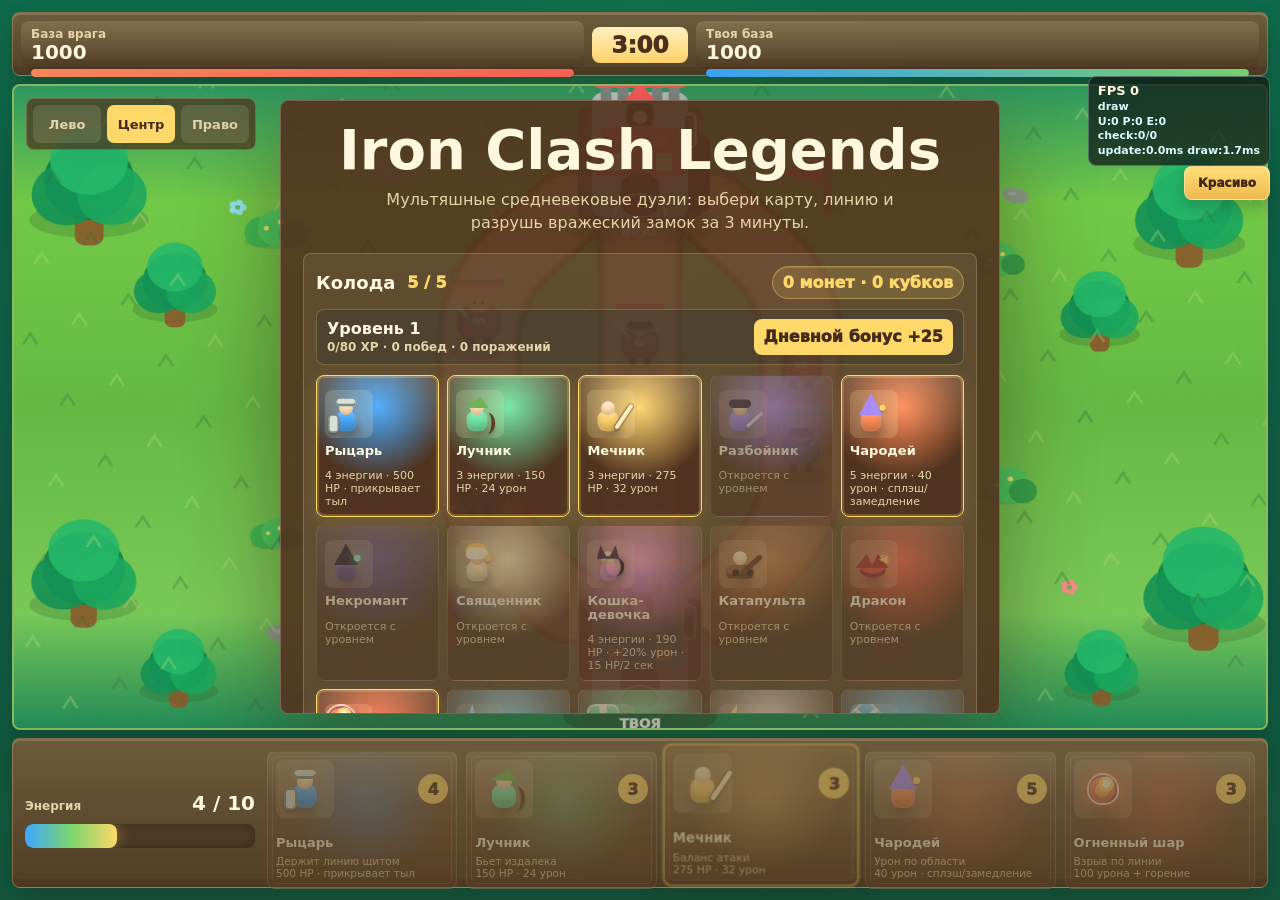
<file: index.html>
<!doctype html>
<html lang="ru">
  <head>
    <meta charset="UTF-8" />
    <meta name="viewport" content="width=device-width, initial-scale=1.0" />
    <title>Iron Clash Legends</title>
    <link rel="stylesheet" href="styles.css?v=audit-3" />
  </head>
  <body>
    <main class="game">
      <section class="hud hud-top">
        <div class="base-card enemy">
          <span>База врага</span>
          <strong id="enemyBaseText">1000</strong>
          <div class="hp-track"><i id="enemyBaseFill"></i></div>
        </div>
        <div class="match-core">
          <div class="logo">
            <b>Iron Clash</b>
            <span>Legends</span>
          </div>
          <div class="timer" id="timerText">03:00</div>
          <button class="surrender-btn hidden" id="surrenderBtn">Сдаться</button>
        </div>
        <div class="base-card player">
          <span>Твоя база</span>
          <strong id="playerBaseText">1000</strong>
          <div class="hp-track"><i id="playerBaseFill"></i></div>
        </div>
      </section>

      <section class="arena-shell">
        <canvas id="gameCanvas" width="1400" height="820" aria-label="Поле боя Iron Clash Legends"></canvas>
        <noscript>
          <div class="mode-panel">
            <h1>Нужен браузер</h1>
            <p>Игра запускается только в браузере с включенным JavaScript. Если видишь этот текст, файл открыт не как игра.</p>
          </div>
        </noscript>

        <div class="lane-tabs" id="laneTabs">
          <button data-lane="0">Лево</button>
          <button class="active" data-lane="1">Центр</button>
          <button data-lane="2">Право</button>
        </div>

        <div class="mode-panel" id="modePanel">
          <h1>Iron Clash Legends</h1>
          <p id="startCopy">Загрузка игры...</p>
          <div class="deck-editor">
            <div class="deck-editor-head">
              <strong>Колода</strong>
              <span id="deckCount">5 / 5</span>
              <span class="coin-wallet" id="coinText">0 монет</span>
            </div>
            <div class="progress-panel" id="progressPanel">
              <div>
                <b id="progressLevel">Уровень 1</b>
                <span id="progressStats">0 XP · 0 побед · 0 поражений</span>
              </div>
              <button id="dailyBonusBtn">Дневной бонус</button>
            </div>
            <div class="deck-grid" id="deckGrid"></div>
          </div>
          <div class="difficulty-box">
            <strong>Сложность бота</strong>
            <div class="difficulty-options" id="difficultyOptions">
              <button class="active" data-difficulty="easy">Легко</button>
              <button data-difficulty="normal">Нормально</button>
              <button data-difficulty="hard">Сложно</button>
              <button data-difficulty="impossible">Невозможно</button>
            </div>
          </div>
          <div class="mode-actions">
            <button id="trainingBtn">Рейтинговый матч</button>
            <button id="quickBtn">Быстрый матч</button>
            <button id="endlessBtn">Бесконечная осада</button>
            <button id="campaignBtn">Кампания</button>
          </div>
          <button class="sound-toggle" id="soundToggle">Звук: вкл</button>
          <button class="sound-toggle" id="graphicsToggle">Графика: быстро</button>
          <small>Рейтинг: победа +10 кубков, поражение -10. Сила врага растет каждые 20 кубков и не зависит от сложности в лобби.</small>
        </div>

        <div class="campaign-panel hidden" id="campaignPanel">
          <div class="campaign-head">
            <div>
              <span>Кампания</span>
              <h2>Железный путь</h2>
            </div>
            <button id="campaignBackBtn">Назад</button>
          </div>
          <div class="campaign-map" id="campaignMap"></div>
        </div>

        <div class="toast hidden" id="toast"></div>
        <div class="perf-panel" id="perfPanel"><b>FPS --</b><span>жду бой</span></div>
        <button class="graphics-float" id="graphicsFloatToggle" type="button">Графика</button>

        <div class="result hidden" id="resultPanel">
          <h2 id="resultTitle">Победа</h2>
          <p id="resultCopy">База противника разрушена.</p>
          <button id="restartBtn">Играть снова</button>
          <button id="lobbyBtn">В лобби</button>
        </div>
      </section>

      <section class="hud hud-bottom">
        <div class="energy-box">
          <div>
            <span>Энергия</span>
            <strong id="energyText">4 / 10</strong>
          </div>
          <div class="energy-track">
            <i id="energyFill"></i>
          </div>
        </div>
        <div class="hand" id="hand"></div>
      </section>
    </main>

    <script src="yandex.js?v=audit-3" defer></script>
    <script src="game.js?v=audit-3" defer></script>
  </body>
</html>
</file>
<file: styles.css>
:root {
  color-scheme: dark;
  --bg: #2e5b49;
  --ink: #fff8df;
  --muted: #e4d4a9;
  --panel: rgba(91, 61, 38, 0.82);
  --line: rgba(255, 244, 205, 0.22);
  --blue: #3fa7ff;
  --red: #ff6358;
  --gold: #ffd86a;
  --green: #7bd66d;
  --violet: #bd83ff;
  --wood: #8a5b35;
}

* {
  box-sizing: border-box;
}

html,
body {
  margin: 0;
  min-height: 100%;
  overflow: hidden;
  background:
    radial-gradient(circle at 50% 45%, rgba(124, 213, 76, 0.42), transparent 28rem),
    linear-gradient(180deg, #0e6b4c 0%, #13583f 100%);
  color: var(--ink);
  font-family: Inter, "Segoe UI", system-ui, sans-serif;
}

button {
  border: 0;
  color: inherit;
  font: inherit;
  cursor: pointer;
  transition: transform 140ms ease, box-shadow 140ms ease, filter 140ms ease, opacity 140ms ease;
  -webkit-tap-highlight-color: transparent;
}

button:not(:disabled):hover {
  transform: translateY(-2px);
  filter: brightness(1.06);
}

button:not(:disabled):active {
  transform: translateY(1px) scale(0.98);
}

button:disabled {
  cursor: not-allowed;
  opacity: 0.48;
}

.game {
  width: min(1560px, 100vw);
  height: 100dvh;
  margin: 0 auto;
  padding: 12px;
  display: grid;
  grid-template-rows: 64px minmax(0, 1fr) 150px;
  gap: 8px;
}

.hud {
  border: 1px solid rgba(255, 223, 147, 0.28);
  border-radius: 8px;
  background:
    linear-gradient(180deg, rgba(255, 233, 176, 0.16), rgba(91, 61, 38, 0.1)),
    rgba(88, 61, 36, 0.9);
  backdrop-filter: blur(18px);
  box-shadow: inset 0 2px 0 rgba(255, 248, 223, 0.16), inset 0 -8px 0 rgba(52, 31, 20, 0.16), 0 12px 28px rgba(25, 35, 18, 0.34);
}

.hud-top {
  display: grid;
  grid-template-columns: minmax(150px, 1fr) 96px minmax(150px, 1fr);
  align-items: center;
  gap: 8px;
  padding: 8px;
}

.base-card {
  min-width: 0;
  height: 48px;
  padding: 6px 10px;
  border-radius: 8px;
  background: linear-gradient(180deg, rgba(255, 235, 178, 0.16), rgba(64, 39, 24, 0.18));
  box-shadow: inset 0 -10px 0 rgba(83, 49, 29, 0.18);
}

.base-card span,
.energy-box span {
  display: block;
  color: var(--muted);
  font-size: 12px;
  font-weight: 800;
}

.base-card strong,
.energy-box strong {
  display: block;
  margin-top: 1px;
  font-size: 20px;
  line-height: 1;
}

.hp-track,
.energy-track {
  overflow: hidden;
  height: 8px;
  margin-top: 7px;
  border-radius: 8px;
  background: rgba(52, 31, 20, 0.36);
}

.hp-track i,
.energy-track i {
  display: block;
  width: 100%;
  height: 100%;
  border-radius: inherit;
  transition: width 140ms linear;
}

.enemy .hp-track i {
  background: linear-gradient(90deg, #ff8b5c, var(--red));
}

.player .hp-track i {
  background: linear-gradient(90deg, var(--blue), var(--green));
}

.match-core {
  min-width: 0;
  display: grid;
  grid-template-columns: 1fr;
  gap: 4px;
  align-items: center;
}

.logo {
  display: none;
}

.logo b,
.logo span {
  display: block;
  line-height: 1;
}

.logo b {
  font-size: 22px;
  font-weight: 950;
}

.logo span {
  margin-top: 5px;
  font-size: 13px;
  font-weight: 950;
  letter-spacing: 0.18em;
}

.timer {
  height: 36px;
  display: grid;
  place-items: center;
  border-radius: 8px;
  background: linear-gradient(180deg, #fff0bd, #ffd36b);
  color: #4b301d;
  font-size: 23px;
  font-weight: 950;
}

.surrender-btn {
  min-height: 0;
  height: 22px;
  border-radius: 7px;
  background: rgba(255, 99, 88, 0.82);
  color: #fff8df;
  font-size: 11px;
  font-weight: 950;
  box-shadow: inset 0 1px 0 rgba(255, 255, 255, 0.22);
}

.arena-shell {
  position: relative;
  min-height: 0;
  overflow: hidden;
  border: 2px solid rgba(255, 226, 139, 0.35);
  border-radius: 8px;
  background: #4d9f4d;
  box-shadow:
    inset 0 0 0 3px rgba(255, 248, 223, 0.08),
    inset 0 -28px 80px rgba(20, 82, 48, 0.24),
    0 18px 46px rgba(10, 48, 35, 0.42);
}

#gameCanvas {
  width: 100%;
  height: 100%;
  display: block;
  touch-action: none;
}

.lane-tabs {
  position: absolute;
  left: 12px;
  top: 12px;
  display: flex;
  gap: 6px;
  padding: 6px;
  border: 1px solid var(--line);
  border-radius: 8px;
  background: rgba(77, 49, 30, 0.72);
}

.lane-tabs button {
  min-width: 68px;
  min-height: 38px;
  border-radius: 7px;
  background: rgba(255, 248, 223, 0.12);
  color: var(--muted);
  font-size: 13px;
  font-weight: 900;
}

.lane-tabs button.active {
  background: var(--gold);
  color: #452b1c;
}

.mode-panel,
.campaign-panel,
.result {
  position: absolute;
  left: 50%;
  top: 50%;
  transform: translate(-50%, -50%);
  width: min(720px, calc(100% - 28px));
  max-height: calc(100% - 28px);
  overflow: auto;
  padding: 22px;
  border: 1px solid rgba(255, 255, 255, 0.22);
  border-radius: 8px;
  background: rgba(82, 52, 31, 0.92);
  text-align: center;
  box-shadow: 0 30px 90px rgba(54, 34, 22, 0.46);
  animation: panelIn 220ms ease both;
}

.mode-panel h1,
.campaign-panel h2,
.result h2 {
  margin: 0;
  font-size: clamp(32px, 5vw, 56px);
  line-height: 0.95;
}

.mode-panel p,
.result p,
.mode-panel small {
  color: var(--muted);
}

.mode-panel p {
  margin: 12px auto 0;
  max-width: 520px;
  line-height: 1.45;
}

.mode-panel small {
  display: block;
  margin-top: 12px;
  font-size: 12px;
}

.mode-actions {
  display: grid;
  grid-template-columns: 1fr 1fr;
  gap: 10px;
  margin-top: 18px;
}

.deck-editor {
  margin-top: 18px;
  padding: 12px;
  border: 1px solid rgba(255, 244, 205, 0.2);
  border-radius: 8px;
  background: rgba(255, 248, 223, 0.08);
}

.progress-panel {
  display: flex;
  justify-content: space-between;
  align-items: center;
  gap: 10px;
  margin: 0 0 10px;
  padding: 9px 10px;
  border: 1px solid rgba(255, 216, 106, 0.24);
  border-radius: 8px;
  background: rgba(11, 31, 44, 0.2);
  text-align: left;
}

.progress-panel b,
.progress-panel span {
  display: block;
}

.progress-panel span {
  margin-top: 2px;
  color: var(--muted);
  font-size: 12px;
  font-weight: 800;
}

.progress-panel button {
  min-height: 36px;
  padding: 0 10px;
  border-radius: 8px;
  background: var(--gold);
  color: #452b1c;
  font-weight: 950;
  white-space: nowrap;
}

.deck-editor-head {
  display: flex;
  justify-content: space-between;
  align-items: center;
  gap: 12px;
  margin-bottom: 10px;
  flex-wrap: wrap;
}

.deck-editor-head strong {
  font-size: 18px;
}

.deck-editor-head span {
  color: var(--gold);
  font-weight: 950;
}

.coin-wallet {
  margin-left: auto;
  padding: 6px 10px;
  border: 1px solid rgba(255, 216, 106, 0.36);
  border-radius: 999px;
  background: rgba(255, 216, 106, 0.14);
  color: var(--gold);
  box-shadow: inset 0 1px 0 rgba(255, 248, 223, 0.16);
}

.deck-grid {
  display: grid;
  grid-template-columns: repeat(5, minmax(92px, 1fr));
  gap: 8px;
}

.deck-option {
  min-width: 0;
  min-height: 122px;
  padding: 8px;
  border-radius: 8px;
  border: 1px solid rgba(255, 238, 186, 0.18);
  background:
    linear-gradient(180deg, rgba(255, 248, 223, 0.15), transparent 44%),
    radial-gradient(circle at 50% 22%, var(--tone), transparent 58%),
    rgba(74, 44, 27, 0.72);
  text-align: left;
  display: grid;
  grid-template-rows: auto auto 1fr;
  gap: 6px;
}

.deck-option.active {
  border-color: var(--gold);
  box-shadow: inset 0 0 0 2px rgba(255, 216, 106, 0.24), 0 8px 22px rgba(255, 216, 106, 0.14);
}

.deck-option:not(.locked):hover {
  transform: translateY(-3px) scale(1.02);
  border-color: rgba(255, 216, 106, 0.62);
}

.deck-option.locked {
  opacity: 0.48;
}

.deck-option b,
.deck-option span {
  display: block;
}

.deck-option b {
  font-size: 13px;
  line-height: 1.05;
}

.deck-option span {
  margin-top: 6px;
  color: var(--muted);
  font-size: 11px;
}

.difficulty-box {
  margin-top: 12px;
  padding: 12px;
  border: 1px solid rgba(255, 244, 205, 0.2);
  border-radius: 8px;
  background: rgba(255, 248, 223, 0.08);
  text-align: left;
}

.difficulty-box strong {
  display: block;
  margin-bottom: 10px;
}

.difficulty-options {
  display: grid;
  grid-template-columns: repeat(4, 1fr);
  gap: 8px;
}

.difficulty-options button {
  min-height: 40px;
  border-radius: 8px;
  background: rgba(255, 248, 223, 0.12);
  color: var(--ink);
  border: 1px solid rgba(255, 255, 255, 0.16);
  font-weight: 900;
}

.difficulty-options button.active {
  background: var(--gold);
  color: #452b1c;
}

.mode-actions button,
.campaign-head button,
.campaign-node,
.result button,
.sound-toggle {
  min-height: 48px;
  border-radius: 8px;
  background: var(--gold);
  color: #452b1c;
  font-weight: 950;
}

.result button + button {
  width: 100%;
  margin-top: 10px;
  background: #6d8c49;
  color: var(--ink);
  border: 1px solid rgba(255, 255, 255, 0.18);
}

.mode-actions button + button {
  background: #6d8c49;
  color: var(--ink);
  border: 1px solid rgba(255, 255, 255, 0.18);
}

.mode-actions #endlessBtn {
  background: linear-gradient(180deg, #bd83ff, #6840a6);
  color: var(--ink);
}

.campaign-panel {
  width: min(860px, calc(100% - 28px));
  background:
    linear-gradient(180deg, rgba(255, 248, 223, 0.1), transparent 36%),
    rgba(82, 52, 31, 0.94);
}

.campaign-head {
  display: flex;
  justify-content: space-between;
  align-items: start;
  gap: 14px;
  margin-bottom: 16px;
}

.campaign-head span {
  display: block;
  color: var(--gold);
  font-weight: 950;
  text-transform: uppercase;
  letter-spacing: 0;
}

.campaign-head button {
  min-width: 108px;
  background: rgba(255, 248, 223, 0.14);
  color: var(--ink);
  border: 1px solid rgba(255, 255, 255, 0.18);
}

.campaign-map {
  position: relative;
  display: grid;
  grid-template-columns: repeat(5, minmax(118px, 1fr));
  gap: 12px;
  padding: 18px;
  border: 1px solid rgba(255, 244, 205, 0.2);
  border-radius: 8px;
  background:
    linear-gradient(90deg, transparent 9%, rgba(255, 216, 106, 0.28) 9% 91%, transparent 91%) center 52px / 100% 6px no-repeat,
    linear-gradient(180deg, rgba(91, 139, 77, 0.5), rgba(74, 44, 27, 0.42));
}

.campaign-node {
  position: relative;
  min-height: 168px;
  padding: 12px;
  display: grid;
  grid-template-rows: auto auto 1fr auto;
  gap: 8px;
  border: 1px solid rgba(255, 238, 186, 0.2);
  background:
    linear-gradient(180deg, rgba(255, 248, 223, 0.18), transparent 42%),
    rgba(96, 64, 39, 0.9);
  color: var(--ink);
  text-align: left;
}

.campaign-node.unlocked {
  box-shadow: 0 10px 26px rgba(0, 0, 0, 0.18);
}

.campaign-node.completed {
  border-color: rgba(123, 214, 109, 0.72);
}

.campaign-node.locked {
  filter: grayscale(0.75);
}

.campaign-badge {
  width: 42px;
  height: 42px;
  display: grid;
  place-items: center;
  border-radius: 50%;
  background: var(--gold);
  color: #452b1c;
  font-weight: 950;
  box-shadow: inset 0 -4px 0 rgba(69, 43, 28, 0.18);
}

.campaign-node strong {
  font-size: 15px;
  line-height: 1.05;
}

.campaign-node small {
  color: var(--muted);
  line-height: 1.25;
}

.campaign-node em {
  width: max-content;
  padding: 5px 8px;
  border-radius: 999px;
  background: rgba(255, 248, 223, 0.14);
  color: var(--gold);
  font-style: normal;
  font-size: 12px;
  font-weight: 950;
}

.sound-toggle {
  width: 100%;
  min-height: 40px;
  margin-top: 10px;
  background: rgba(255, 248, 223, 0.12);
  color: var(--ink);
  border: 1px solid rgba(255, 255, 255, 0.18);
}

.hidden {
  display: none;
}

@keyframes panelIn {
  from {
    opacity: 0;
    transform: translate(-50%, -47%) scale(0.98);
  }
  to {
    opacity: 1;
    transform: translate(-50%, -50%) scale(1);
  }
}

.toast {
  position: absolute;
  left: 50%;
  bottom: 18px;
  transform: translateX(-50%);
  padding: 10px 14px;
  border-radius: 8px;
  background: rgba(82, 52, 31, 0.92);
  color: var(--gold);
  font-weight: 900;
}

.hud-bottom {
  display: grid;
  grid-template-columns: 230px minmax(0, 1fr);
  gap: 12px;
  padding: 12px;
}

.energy-box {
  display: flex;
  flex-direction: column;
  justify-content: center;
}

.energy-box > div:first-child {
  display: flex;
  justify-content: space-between;
  align-items: end;
  gap: 10px;
}

.energy-track {
  height: 24px;
  margin-top: 11px;
  box-shadow: inset 0 0 10px rgba(0, 0, 0, 0.28);
  transition: box-shadow 180ms ease, filter 180ms ease;
}

.energy-track i {
  width: 40%;
  background: linear-gradient(90deg, var(--blue), var(--green), var(--gold));
  transition: width 180ms ease;
  box-shadow: 0 0 16px rgba(255, 216, 106, 0.4);
}

.energy-track.full {
  box-shadow: 0 0 18px rgba(255, 216, 106, 0.55), inset 0 0 10px rgba(255, 248, 223, 0.25);
  animation: energyPulse 850ms ease-in-out infinite alternate;
}

.energy-track.low {
  box-shadow: 0 0 14px rgba(255, 92, 92, 0.42), inset 0 0 10px rgba(0, 0, 0, 0.25);
}

@keyframes energyPulse {
  from { filter: brightness(1); }
  to { filter: brightness(1.18); }
}

.hand {
  display: grid;
  grid-template-columns: repeat(5, minmax(96px, 1fr));
  gap: 9px;
  min-width: 0;
}

.card {
  min-width: 0;
  min-height: 138px;
  position: relative;
  overflow: hidden;
  padding: 8px;
  border-radius: 8px;
  border: 1px solid rgba(255, 238, 186, 0.22);
  background:
    linear-gradient(180deg, rgba(255, 248, 223, 0.2), transparent 38%),
    linear-gradient(180deg, rgba(255, 242, 197, 0.14), rgba(94, 57, 33, 0.28)),
    #604027;
  display: grid;
  grid-template-rows: auto 1fr auto;
  gap: 6px;
  text-align: left;
  transition: transform 150ms ease, border-color 150ms ease, opacity 150ms ease, background 150ms ease, box-shadow 150ms ease, filter 150ms ease;
}

.card::before {
  content: "";
  position: absolute;
  inset: 0;
  background: radial-gradient(circle at 52% 36%, var(--tone), transparent 58%);
  opacity: 0.4;
}

.card::after {
  content: "";
  position: absolute;
  inset: 4px;
  border-radius: 6px;
  border: 1px solid rgba(255, 248, 223, 0.16);
  pointer-events: none;
}

.card > * {
  position: relative;
}

.card:hover,
.card.selected {
  transform: translateY(-5px) scale(1.025);
  border-color: var(--gold);
  box-shadow: 0 12px 26px rgba(54, 34, 22, 0.28);
}

.card:active {
  transform: translateY(-1px) scale(0.98);
}

.card.selected {
  background:
    linear-gradient(180deg, rgba(255, 235, 146, 0.26), rgba(94, 57, 33, 0.22)),
    #604027;
  box-shadow: 0 0 0 2px rgba(255, 216, 106, 0.34), 0 16px 30px rgba(54, 34, 22, 0.32);
}

.card.disabled {
  opacity: 0.42;
}

.cooldown-badge {
  position: absolute;
  inset: auto 8px 8px 8px;
  min-height: 24px;
  display: none;
  place-items: center;
  border-radius: 7px;
  background: rgba(28, 18, 12, 0.82);
  color: #fff8df;
  font-size: 12px;
  font-weight: 950;
  z-index: 2;
}

.card.cooling .cooldown-badge {
  display: grid;
}

.card-head {
  display: flex;
  justify-content: space-between;
  gap: 6px;
  align-items: center;
}

.portrait {
  width: 58px;
  height: 58px;
  display: grid;
  place-items: center;
  border-radius: 8px;
  background:
    radial-gradient(circle at 50% 82%, rgba(54, 34, 21, 0.32), transparent 34%),
    rgba(255, 239, 190, 0.18);
  overflow: hidden;
}

.deck-option .portrait {
  width: 48px;
  height: 48px;
}

.cost {
  width: 30px;
  height: 30px;
  display: grid;
  place-items: center;
  flex: 0 0 30px;
  border-radius: 50%;
  background: var(--gold);
  color: #452b1c;
  font-weight: 950;
}

.card strong {
  align-self: end;
  display: block;
  font-size: 13px;
  line-height: 1.05;
}

.card small {
  color: var(--muted);
  font-size: 10.5px;
  line-height: 1.14;
}

.mini {
  position: relative;
  width: 42px;
  height: 50px;
  display: block;
}

.mini.compact {
  transform: scale(0.86);
  transform-origin: center;
}

.mini em {
  position: absolute;
  display: block;
  font-style: normal;
}

.mini .body {
  left: 9px;
  top: 20px;
  width: 24px;
  height: 24px;
  border-radius: 9px;
  background: var(--tone);
  box-shadow: inset 0 -8px 0 rgba(74, 44, 27, 0.24);
}

.mini .head {
  left: 13px;
  top: 9px;
  width: 16px;
  height: 16px;
  border-radius: 50%;
  background: #ffe1b3;
  z-index: 2;
}

.mini .gear,
.mini .weapon {
  z-index: 3;
}

.unit-art.tank .gear {
  left: 10px;
  top: 6px;
  width: 22px;
  height: 9px;
  border-radius: 7px;
  background: #d8e0d8;
  box-shadow: inset 0 -3px 0 #7e8986;
}

.unit-art.tank .mini .gear {
  left: 10px;
  top: 6px;
  width: 22px;
  height: 9px;
  border-radius: 7px;
  background: #d8e0d8;
  box-shadow: inset 0 -3px 0 #7e8986;
}

.unit-art.tank .weapon {
  left: 0;
  top: 24px;
  width: 13px;
  height: 22px;
  border-radius: 5px;
  background: #d8e0d8;
  border: 2px solid #7e8986;
}

.unit-art.tank .mini .weapon {
  left: 0;
  top: 24px;
  width: 13px;
  height: 22px;
  border-radius: 5px;
  background: #d8e0d8;
  border: 2px solid #7e8986;
}

.unit-art.ranger .gear {
  left: 6px;
  top: 4px;
  width: 28px;
  height: 18px;
  clip-path: polygon(0 70%, 70% 0, 100% 72%);
  background: #6fb154;
}

.unit-art.ranger .mini .gear {
  left: 6px;
  top: 4px;
  width: 28px;
  height: 18px;
  clip-path: polygon(0 70%, 70% 0, 100% 72%);
  background: #6fb154;
}

.unit-art.ranger .weapon {
  right: 0;
  top: 22px;
  width: 18px;
  height: 25px;
  border-right: 4px solid #5f3a22;
  border-radius: 50%;
}

.unit-art.ranger .mini .weapon {
  right: 0;
  top: 22px;
  width: 18px;
  height: 25px;
  border-right: 4px solid #5f3a22;
  border-radius: 50%;
}

.unit-art.swordsman .weapon {
  right: 0;
  top: 10px;
  width: 5px;
  height: 34px;
  border-radius: 4px;
  background: #fff0bd;
  transform: rotate(34deg);
  box-shadow: 0 0 0 1px rgba(95, 58, 34, 0.55);
}

.unit-art.swordsman .mini .weapon {
  right: 0;
  top: 10px;
  width: 5px;
  height: 34px;
  border-radius: 4px;
  background: #fff0bd;
  transform: rotate(34deg);
  box-shadow: 0 0 0 1px rgba(95, 58, 34, 0.55);
}

.unit-art.assassin .gear {
  left: 8px;
  top: 7px;
  width: 26px;
  height: 10px;
  border-radius: 8px;
  background: #3f2d50;
}

.unit-art.assassin .mini .gear {
  left: 8px;
  top: 7px;
  width: 26px;
  height: 10px;
  border-radius: 8px;
  background: #3f2d50;
}

.unit-art.assassin .weapon {
  right: 2px;
  top: 18px;
  width: 4px;
  height: 25px;
  border-radius: 4px;
  background: #e7d7ff;
  transform: rotate(48deg);
}

.unit-art.assassin .mini .weapon {
  right: 2px;
  top: 18px;
  width: 4px;
  height: 25px;
  border-radius: 4px;
  background: #e7d7ff;
  transform: rotate(48deg);
}

.unit-art.mage .gear {
  left: 7px;
  top: 0;
  width: 28px;
  height: 25px;
  clip-path: polygon(50% 0, 100% 100%, 0 100%);
  background: #a88cff;
}

.unit-art.mage .mini .gear {
  left: 7px;
  top: 0;
  width: 28px;
  height: 25px;
  clip-path: polygon(50% 0, 100% 100%, 0 100%);
  background: #a88cff;
}

.unit-art.mage .weapon {
  right: 4px;
  top: 13px;
  width: 7px;
  height: 7px;
  border-radius: 50%;
  background: #ffd36b;
  box-shadow: 0 0 12px #ffd36b;
}

.unit-art.mage .mini .weapon {
  right: 4px;
  top: 13px;
  width: 7px;
  height: 7px;
  border-radius: 50%;
  background: #ffd36b;
  box-shadow: 0 0 12px #ffd36b;
}

.unit-art.necromancer .gear {
  left: 7px;
  top: 0;
  width: 28px;
  height: 25px;
  clip-path: polygon(50% 0, 100% 100%, 0 100%);
  background: #26203a;
}

.unit-art.necromancer .mini .gear {
  left: 7px;
  top: 0;
  width: 28px;
  height: 25px;
  clip-path: polygon(50% 0, 100% 100%, 0 100%);
  background: #26203a;
}

.unit-art.necromancer .weapon,
.unit-art.necromancer .mini .weapon {
  right: 4px;
  top: 13px;
  width: 8px;
  height: 8px;
  border-radius: 50%;
  background: #8ef2c3;
  box-shadow: 0 0 12px #8ef2c3;
}

.unit-art.priest .body,
.unit-art.priest .mini .body {
  background: #fff0bd;
}

.unit-art .body,
.unit-art .mini .body {
  box-shadow:
    inset 0 5px 8px rgba(255, 255, 255, 0.22),
    inset 0 -7px 8px rgba(48, 31, 20, 0.25);
}

.unit-art .head,
.unit-art .mini .head {
  box-shadow:
    inset 0 4px 5px rgba(255, 255, 255, 0.3),
    inset 0 -4px 5px rgba(95, 58, 34, 0.22);
}

.unit-art .weapon,
.unit-art .mini .weapon {
  filter: drop-shadow(0 2px 1px rgba(47, 36, 28, 0.35));
}

.unit-art.priest .gear,
.unit-art.priest .mini .gear {
  left: 8px;
  top: 4px;
  width: 26px;
  height: 14px;
  border-radius: 14px 14px 8px 8px;
  background: #fff8df;
  box-shadow: 0 -4px 0 #ffd36b;
}

.unit-art.priest .weapon,
.unit-art.priest .mini .weapon {
  right: 4px;
  top: 13px;
  width: 8px;
  height: 8px;
  border-radius: 50%;
  background: #ffd36b;
  box-shadow: 0 0 12px #ffd36b;
}

.unit-art.catgirl .body,
.unit-art.catgirl .mini .body {
  left: 12px;
  width: 20px;
  background: #ff9bd5;
}

.unit-art.catgirl .gear,
.unit-art.catgirl .mini .gear {
  left: 8px;
  top: 2px;
  width: 26px;
  height: 22px;
  background: #3f2d50;
  clip-path: polygon(0 72%, 16% 0, 42% 58%, 58% 58%, 84% 0, 100% 72%);
}

.unit-art.catgirl .weapon,
.unit-art.catgirl .mini .weapon {
  right: 2px;
  top: 16px;
  width: 22px;
  height: 22px;
  border-right: 4px solid #19151f;
  border-radius: 50%;
  box-shadow: 0 0 10px rgba(25, 21, 31, 0.45);
}

.unit-art.catapult .body,
.unit-art.catapult .mini .body {
  left: 5px;
  top: 25px;
  width: 32px;
  height: 16px;
  border-radius: 6px;
  background: #8a5b35;
  box-shadow: inset 0 -5px 0 #5b3b27;
}

.unit-art.catapult .gear,
.unit-art.catapult .mini .gear {
  left: 12px;
  top: 30px;
  width: 8px;
  height: 8px;
  border-radius: 50%;
  background: #2f241c;
  box-shadow: 16px 0 0 #2f241c;
}

.unit-art.catapult .weapon,
.unit-art.catapult .mini .weapon {
  right: 5px;
  top: 9px;
  width: 6px;
  height: 32px;
  border-radius: 4px;
  background: #5b3b27;
  transform: rotate(48deg);
}

.unit-art.dragon .body,
.unit-art.dragon .mini .body {
  left: 8px;
  top: 22px;
  width: 30px;
  height: 18px;
  border-radius: 50%;
  background: #d94b3f;
  box-shadow: inset 0 -5px 0 #8f2e36;
}

.unit-art.dragon .gear,
.unit-art.dragon .mini .gear {
  left: 3px;
  top: 12px;
  width: 38px;
  height: 22px;
  clip-path: polygon(0 75%, 35% 0, 50% 70%, 68% 0, 100% 75%);
  background: #a82f36;
}

.unit-art.dragon .head,
.unit-art.dragon .mini .head {
  left: 27px;
  top: 13px;
  background: #ff7a47;
}

.unit-art.dragon .weapon,
.unit-art.dragon .mini .weapon {
  right: 0;
  top: 14px;
  width: 12px;
  height: 10px;
  clip-path: polygon(0 50%, 100% 0, 80% 50%, 100% 100%);
  background: #ffd36b;
  box-shadow: 0 0 10px #ff774d;
}

.unit-art.skeleton .body,
.unit-art.skeleton .mini .body {
  left: 18px;
  width: 6px;
  border-radius: 6px;
  background: #edf0df;
  box-shadow:
    -9px -2px 0 -2px #edf0df,
    9px -2px 0 -2px #edf0df,
    -8px 8px 0 -2px #edf0df,
    8px 8px 0 -2px #edf0df;
}

.unit-art.skeleton .gear,
.unit-art.skeleton .mini .gear {
  left: 10px;
  top: 7px;
  width: 22px;
  height: 18px;
  border-radius: 50%;
  background:
    radial-gradient(circle at 36% 43%, #2f241c 0 8%, transparent 9%),
    radial-gradient(circle at 64% 43%, #2f241c 0 8%, transparent 9%),
    #edf0df;
}

.unit-art.skeleton .weapon,
.unit-art.skeleton .mini .weapon {
  right: 4px;
  top: 18px;
  width: 4px;
  height: 25px;
  border-radius: 4px;
  background: #edf0df;
  transform: rotate(42deg);
}

.spell-art i {
  width: 32px;
  height: 32px;
  display: block;
  border-radius: 50%;
  background: var(--tone);
  border: 2px solid rgba(255, 248, 223, 0.8);
  box-shadow:
    inset 0 4px 8px rgba(255, 255, 255, 0.35),
    inset 0 -7px 10px rgba(38, 26, 18, 0.28),
    0 0 18px var(--tone);
}

.spell-art.fireball i {
  border-radius: 50% 50% 45% 45%;
  background:
    radial-gradient(circle at 62% 32%, #fff8df 0 14%, #ffd36b 16% 28%, transparent 30%),
    radial-gradient(circle at 48% 54%, #ffb25d 0 34%, #ff774d 36% 60%, #9d3529 62%);
}

.spell-art.freeze i {
  background: linear-gradient(135deg, #d9fbff, #91e8ff 52%, #2f8ed8);
  clip-path: polygon(50% 0, 62% 34%, 100% 28%, 70% 54%, 86% 92%, 50% 72%, 14% 92%, 30% 54%, 0 28%, 38% 34%);
}

.spell-art.heal i {
  border-radius: 8px;
  background:
    linear-gradient(90deg, transparent 37%, #fff8df 38% 62%, transparent 63%),
    linear-gradient(0deg, transparent 37%, #fff8df 38% 62%, transparent 63%),
    #6ee7a3;
}

.spell-art.repair i {
  border-radius: 9px;
  background:
    linear-gradient(90deg, transparent 42%, #fff8df 43% 57%, transparent 58%),
    linear-gradient(0deg, transparent 42%, #fff8df 43% 57%, transparent 58%),
    linear-gradient(135deg, #79d7ff, #2f8ed8);
  transform: rotate(45deg);
}

.spell-art.lightning i {
  border-radius: 0;
  background: linear-gradient(135deg, #fff8df, #ffd36b 45%, #f8f1dd);
  clip-path: polygon(58% 0, 20% 52%, 46% 52%, 34% 100%, 82% 40%, 55% 40%);
}

.spell-art.haste i {
  border-radius: 45% 55% 50% 50%;
  background: linear-gradient(135deg, #fff0bd, #ffd36b 45%, #ff9f43);
  clip-path: polygon(10% 20%, 72% 20%, 72% 0, 100% 50%, 72% 100%, 72% 78%, 10% 78%);
}

@media (max-width: 1040px) {
  body {
    overflow: auto;
  }

  .game {
    height: auto;
    min-height: 100dvh;
    grid-template-rows: 58px minmax(470px, 1fr) auto;
  }

  .hud-top {
    grid-template-columns: minmax(0, 1fr) 76px minmax(0, 1fr);
    gap: 6px;
  }

  .base-card {
    height: 42px;
    padding: 5px 8px;
  }

  .match-core {
    min-width: 0;
  }

  .timer {
    height: 32px;
    font-size: 19px;
  }

  .surrender-btn {
    height: 20px;
    font-size: 10px;
  }

  .hand {
    grid-template-columns: repeat(5, minmax(88px, 1fr));
  }
}

@media (max-width: 620px) {
  html,
  body {
    width: 100%;
    height: 100%;
    overflow: hidden;
  }

  .game {
    width: 100vw;
    height: 100dvh;
    min-height: 0;
    padding: 6px;
    gap: 6px;
    grid-template-rows: 54px minmax(0, 1fr) 104px;
    overflow: hidden;
  }

  .arena-shell {
    min-height: 0;
  }

  #gameCanvas {
    position: absolute;
    top: 0;
    left: 50%;
    width: auto;
    min-width: 100%;
    height: 100%;
    max-width: none;
    transform: translateX(-50%);
  }

  .hud-bottom {
    height: 104px;
    grid-template-columns: 76px minmax(0, 1fr);
    gap: 6px;
    padding: 6px;
    overflow: hidden;
  }

  .energy-box {
    min-width: 0;
    justify-content: center;
  }

  .energy-box > div:first-child {
    display: grid;
    gap: 2px;
    justify-content: start;
  }

  .energy-box span {
    font-size: 10px;
    line-height: 1;
  }

  .hand {
    grid-template-columns: repeat(5, minmax(0, 1fr));
    gap: 4px;
    min-height: 0;
  }

  .energy-track {
    height: 12px;
    margin-top: 7px;
  }

  .energy-box strong {
    font-size: 18px;
    line-height: 0.95;
  }

  .card {
    min-height: 0;
    height: 92px;
    padding: 4px;
    grid-template-rows: 42px minmax(0, 1fr);
    gap: 3px;
    border-radius: 7px;
  }

  .card:hover,
  .card.selected {
    transform: translateY(-2px) scale(1.015);
  }

  .card-head {
    display: grid;
    grid-template-columns: 1fr;
    justify-items: center;
    gap: 0;
  }

  .portrait {
    width: 40px;
    height: 40px;
  }

  .portrait .mini {
    transform: scale(0.78);
    transform-origin: center;
  }

  .lane-tabs {
    left: 10px;
    top: 10px;
    gap: 5px;
    padding: 6px;
  }

  .lane-tabs button {
    min-width: 62px;
    min-height: 46px;
    padding: 0 10px;
    font-size: 14px;
  }

  .cost {
    position: absolute;
    top: 4px;
    right: 4px;
    width: 22px;
    height: 22px;
    flex-basis: 22px;
    font-size: 12px;
    box-shadow: 0 2px 0 rgba(69, 43, 28, 0.28);
  }

  .card strong {
    align-self: center;
    min-width: 0;
    width: 100%;
    font-size: 9.5px;
    line-height: 1.05;
    text-align: center;
    overflow: hidden;
    display: -webkit-box;
    -webkit-line-clamp: 2;
    -webkit-box-orient: vertical;
    overflow-wrap: anywhere;
  }

  .card small {
    display: none;
  }

  .cooldown-badge {
    inset: auto 4px 4px 4px;
    min-height: 18px;
    font-size: 9px;
  }

  .mode-actions {
    grid-template-columns: 1fr;
  }

  .campaign-head {
    align-items: stretch;
    flex-direction: column;
  }

  .campaign-map {
    grid-template-columns: 1fr;
    background:
      linear-gradient(180deg, transparent 4%, rgba(255, 216, 106, 0.24) 4% 96%, transparent 96%) 39px center / 6px 100% no-repeat,
      linear-gradient(180deg, rgba(91, 139, 77, 0.5), rgba(74, 44, 27, 0.42));
  }

  .deck-grid {
    grid-template-columns: repeat(2, minmax(0, 1fr));
  }

  .difficulty-options {
    grid-template-columns: 1fr;
  }

  .lane-tabs {
    left: 8px;
    top: 8px;
  }

  .lane-tabs button {
    min-width: 54px;
    font-size: 12px;
  }

  .mini.compact {
    transform: scale(0.72);
  }
}

@media (orientation: portrait) and (max-width: 900px) {
  html,
  body {
    width: 100%;
    height: 100%;
    overflow: hidden;
  }

  .game {
    width: 100vw;
    height: 100dvh;
    min-height: 0;
    padding: 6px;
    gap: 6px;
    grid-template-rows: 54px minmax(0, 1fr) 96px;
    overflow: hidden;
  }

  .hud-top {
    grid-template-columns: minmax(0, 1fr) 82px minmax(0, 1fr);
    padding: 6px;
  }

  .base-card {
    height: 42px;
    padding: 5px 8px;
  }

  .base-card span {
    font-size: 10px;
  }

  .base-card strong {
    font-size: 18px;
  }

  .timer {
    height: 30px;
    font-size: 18px;
  }

  .surrender-btn {
    height: 20px;
    font-size: 10px;
  }

  .arena-shell {
    min-height: 0;
    overflow: hidden;
  }

  #gameCanvas {
    position: absolute;
    top: 0;
    left: 50%;
    width: auto;
    min-width: 100%;
    height: 100%;
    max-width: none;
    transform: translateX(-50%);
  }

  .hud-bottom {
    height: 96px;
    grid-template-columns: 70px minmax(0, 1fr);
    gap: 5px;
    padding: 5px;
    overflow: hidden;
  }

  .energy-box {
    justify-content: center;
    min-width: 0;
  }

  .energy-box > div:first-child {
    display: grid;
    gap: 1px;
    justify-content: start;
  }

  .energy-box span {
    font-size: 9px;
    line-height: 1;
  }

  .energy-box strong {
    font-size: 17px;
    line-height: 0.95;
  }

  .energy-track {
    height: 11px;
    margin-top: 7px;
  }

  .hand {
    grid-template-columns: repeat(5, minmax(0, 1fr));
    gap: 4px;
    min-width: 0;
  }

  .card {
    height: 86px;
    min-height: 0;
    padding: 4px 3px;
    grid-template-rows: 39px 1fr;
    gap: 2px;
    border-radius: 7px;
  }

  .card:hover,
  .card.selected {
    transform: translateY(-2px) scale(1.012);
  }

  .card-head {
    display: grid;
    grid-template-columns: 1fr;
    justify-items: center;
    gap: 0;
  }

  .portrait {
    width: 38px;
    height: 38px;
  }

  .portrait .mini {
    transform: scale(0.74);
    transform-origin: center;
  }

  .cost {
    position: absolute;
    top: 3px;
    right: 3px;
    width: 21px;
    height: 21px;
    flex-basis: 21px;
    font-size: 12px;
  }

  .card strong {
    align-self: center;
    width: 100%;
    font-size: 9px;
    line-height: 1.04;
    text-align: center;
    overflow: hidden;
    display: -webkit-box;
    -webkit-line-clamp: 2;
    -webkit-box-orient: vertical;
    overflow-wrap: anywhere;
  }

  .card small {
    display: none;
  }

  .cooldown-badge {
    inset: auto 3px 3px 3px;
    min-height: 17px;
    font-size: 8.5px;
  }

  .lane-tabs {
    left: 8px;
    top: 8px;
    gap: 5px;
    padding: 6px;
  }

  .lane-tabs button {
    min-width: 54px;
    min-height: 42px;
    padding: 0 8px;
    font-size: 12px;
  }
}

html.mobile-view,
html.mobile-view body {
  width: 100%;
  height: 100%;
  overflow: hidden;
}

html.mobile-view .game {
  width: 100vw;
  height: 100dvh;
  min-height: 0;
  padding: 6px;
  gap: 6px;
  grid-template-rows: 54px minmax(0, 1fr) 96px;
  overflow: hidden;
}

html.mobile-view .hud-top {
  grid-template-columns: minmax(0, 1fr) 82px minmax(0, 1fr);
  padding: 6px;
}

html.mobile-view .base-card {
  height: 42px;
  padding: 5px 8px;
}

html.mobile-view .base-card span {
  font-size: 10px;
}

html.mobile-view .base-card strong {
  font-size: 18px;
}

html.mobile-view .timer {
  height: 30px;
  font-size: 18px;
}

html.mobile-view .surrender-btn {
  height: 20px;
  font-size: 10px;
}

html.mobile-view .arena-shell {
  min-height: 0;
  overflow: hidden;
}

html.mobile-view #gameCanvas {
  position: absolute;
  top: 0;
  left: 50%;
  width: auto;
  min-width: 100%;
  height: 100%;
  max-width: none;
  transform: translateX(-50%);
}

html.mobile-view .hud-bottom {
  height: 112px;
  grid-template-columns: 1fr;
  grid-template-rows: 20px 1fr;
  gap: 5px;
  padding: 5px;
  overflow: hidden;
}

html.mobile-view .energy-box {
  min-width: 0;
  justify-content: center;
  display: grid;
  grid-template-columns: 54px minmax(0, 1fr);
  align-items: center;
  gap: 7px;
}

html.mobile-view .energy-box > div:first-child {
  display: flex;
  align-items: center;
  justify-content: space-between;
  gap: 4px;
}

html.mobile-view .energy-box span {
  font-size: 9px;
  line-height: 1;
}

html.mobile-view .energy-box strong {
  font-size: 15px;
  line-height: 1;
}

html.mobile-view .energy-track {
  height: 12px;
  margin-top: 0;
}

html.mobile-view .hand {
  grid-template-columns: repeat(5, minmax(0, 1fr));
  gap: 4px;
  min-width: 0;
}

html.mobile-view .card {
  height: 86px;
  min-height: 0;
  padding: 4px 3px 3px;
  grid-template-rows: 39px 1fr;
  gap: 2px;
  border-radius: 7px;
}

html.mobile-view .card:hover,
html.mobile-view .card.selected {
  transform: translateY(-2px) scale(1.012);
}

html.mobile-view .card-head {
  display: grid;
  grid-template-columns: 1fr;
  justify-items: center;
  gap: 0;
}

html.mobile-view .portrait {
  width: 42px;
  height: 38px;
}

html.mobile-view .portrait .mini {
  transform: scale(0.74);
  transform-origin: center;
}

html.mobile-view .cost {
  position: absolute;
  top: auto;
  right: 50%;
  bottom: 20px;
  transform: translateX(50%);
  width: 24px;
  height: 18px;
  flex-basis: 24px;
  border-radius: 7px;
  font-size: 12px;
  z-index: 3;
}

html.mobile-view .card strong {
  align-self: center;
  width: 100%;
  font-size: 9px;
  line-height: 1.04;
  text-align: center;
  overflow: hidden;
  display: -webkit-box;
  -webkit-line-clamp: 2;
  -webkit-box-orient: vertical;
  overflow-wrap: anywhere;
}

html.mobile-view .card small {
  display: none;
}

html.mobile-view .cooldown-badge {
  inset: auto 3px 3px 3px;
  min-height: 17px;
  font-size: 8.5px;
}

html.mobile-view .lane-tabs {
  left: 8px;
  top: 8px;
  gap: 5px;
  padding: 6px;
}

html.mobile-view .lane-tabs button {
  min-width: 54px;
  min-height: 42px;
  padding: 0 8px;
  font-size: 12px;
}

/* Graphics presets: mobile layout stays compact, quality changes only by this toggle. */
html.low-graphics * {
  text-shadow: none !important;
}

html.low-graphics body {
  background: linear-gradient(180deg, #17734d, #155f43);
}

html.low-graphics .hud {
  backdrop-filter: none;
  box-shadow: none;
  border-color: rgba(255, 238, 186, 0.24);
  background: rgba(78, 54, 34, 0.94);
}

html.low-graphics .arena-shell {
  box-shadow: none;
  border-color: rgba(255, 226, 139, 0.38);
  background: #65bd56;
}

html.low-graphics .card {
  background:
    linear-gradient(180deg, rgba(255, 244, 209, 0.2), rgba(98, 63, 36, 0.08)),
    #6a472b;
  box-shadow: none;
  border-color: rgba(255, 232, 168, 0.3);
}

html.low-graphics .card::before {
  opacity: 0.18;
}

html.low-graphics .card.selected {
  box-shadow: 0 0 0 2px rgba(255, 216, 106, 0.45);
  background:
    linear-gradient(180deg, rgba(255, 224, 120, 0.22), rgba(98, 63, 36, 0.08)),
    #73502f;
}

html.mobile-view .game {
  grid-template-rows: 52px minmax(0, 1fr) 104px;
}

html.mobile-view .hud-bottom {
  border-radius: 10px 10px 0 0;
  grid-template-rows: 18px 1fr;
}

html.mobile-view .energy-box {
  grid-template-columns: 48px minmax(0, 1fr);
}

html.mobile-view .energy-track {
  height: 10px;
  border: 1px solid rgba(255, 248, 223, 0.12);
}

html.mobile-view .hand {
  align-items: stretch;
}

html.mobile-view .card {
  height: 80px;
  border-radius: 8px;
  padding: 4px 3px;
  grid-template-rows: 38px 1fr;
}

html.mobile-view .portrait {
  width: 38px;
  height: 34px;
  border-radius: 8px;
}

html.mobile-view .cost {
  bottom: 18px;
  width: 22px;
  height: 17px;
  font-size: 12px;
}

html.mobile-view .card strong {
  font-size: 8.5px;
}

html.mobile-view .lane-tabs {
  border-radius: 10px;
}

html.low-graphics button {
  transition-duration: 90ms;
}

html.low-graphics .energy-track i,
html.low-graphics .hp-track i {
  transition-duration: 90ms;
}

html.mobile-view.pretty-graphics body {
  background:
    radial-gradient(circle at 50% 38%, rgba(139, 222, 77, 0.5), transparent 24rem),
    linear-gradient(180deg, #0d7650, #124d3b);
}

html.mobile-view.pretty-graphics .hud {
  backdrop-filter: blur(12px);
  box-shadow: inset 0 2px 0 rgba(255, 248, 223, 0.16), 0 8px 22px rgba(25, 35, 18, 0.24);
}

html.mobile-view.pretty-graphics .arena-shell {
  box-shadow:
    inset 0 0 0 2px rgba(255, 248, 223, 0.08),
    0 10px 30px rgba(10, 48, 35, 0.28);
}

html.mobile-view.pretty-graphics .hud-bottom {
  background:
    linear-gradient(180deg, rgba(255, 238, 178, 0.14), rgba(44, 38, 30, 0.1)),
    rgba(52, 67, 55, 0.96);
}

html.mobile-view.pretty-graphics .card {
  background:
    radial-gradient(circle at 50% 24%, var(--tone), transparent 62%),
    linear-gradient(180deg, rgba(255, 248, 223, 0.22), rgba(94, 57, 33, 0.18)),
    #604027;
  box-shadow: inset 0 1px 0 rgba(255, 248, 223, 0.18), 0 6px 16px rgba(25, 35, 18, 0.22);
}

html.mobile-view.pretty-graphics .card::before {
  opacity: 0.34;
}

html.mobile-view.pretty-graphics .card.selected {
  box-shadow: 0 0 0 2px rgba(255, 216, 106, 0.55), 0 8px 18px rgba(54, 34, 22, 0.28);
}

html.mobile-view.pretty-graphics .cost {
  box-shadow: 0 4px 10px rgba(54, 34, 22, 0.24);
}

html.mobile-view.pretty-graphics .lane-tabs {
  background: rgba(58, 48, 31, 0.72);
  box-shadow: 0 8px 20px rgba(25, 35, 18, 0.18);
}

.perf-panel {
  position: fixed;
  right: 10px;
  top: 76px;
  z-index: 9998;
  display: grid;
  gap: 2px;
  min-width: 150px;
  padding: 7px 9px;
  border: 1px solid rgba(217, 251, 255, 0.28);
  border-radius: 8px;
  background: rgba(18, 31, 28, 0.78);
  color: #d9fbff;
  font: 800 11px/1.15 "Segoe UI", system-ui, sans-serif;
  pointer-events: none;
}

.graphics-float {
  position: fixed;
  right: 10px;
  top: 166px;
  z-index: 9999;
  min-width: 86px;
  min-height: 34px;
  padding: 0 12px;
  border: 1px solid rgba(255, 248, 223, 0.4);
  border-radius: 8px;
  background: linear-gradient(180deg, #ffdf78, #efb94f);
  color: #432818;
  font: 950 12px/1 "Segoe UI", system-ui, sans-serif;
  box-shadow: 0 8px 16px rgba(18, 31, 28, 0.22);
}

.graphics-float:active {
  transform: translateY(1px) scale(0.98);
}

.perf-panel b {
  color: #fff8df;
  font-size: 13px;
}

.perf-panel span {
  white-space: nowrap;
}

html.mobile-view .perf-panel {
  position: fixed;
  right: 6px;
  top: 64px;
  z-index: 9998;
  min-width: 132px;
  max-width: 48vw;
  padding: 6px 7px;
  border-color: rgba(217, 251, 255, 0.45);
  background: rgba(8, 22, 20, 0.9);
  font-size: 10px;
  opacity: 0.96;
}

html.mobile-view .perf-panel b {
  font-size: 12px;
}

html.mobile-view .graphics-float {
  position: fixed;
  right: 8px;
  bottom: 122px;
  z-index: 9999;
  min-width: 82px;
  min-height: 38px;
  padding: 0 10px;
  border-radius: 10px;
  font-size: 11px;
}
</file>
